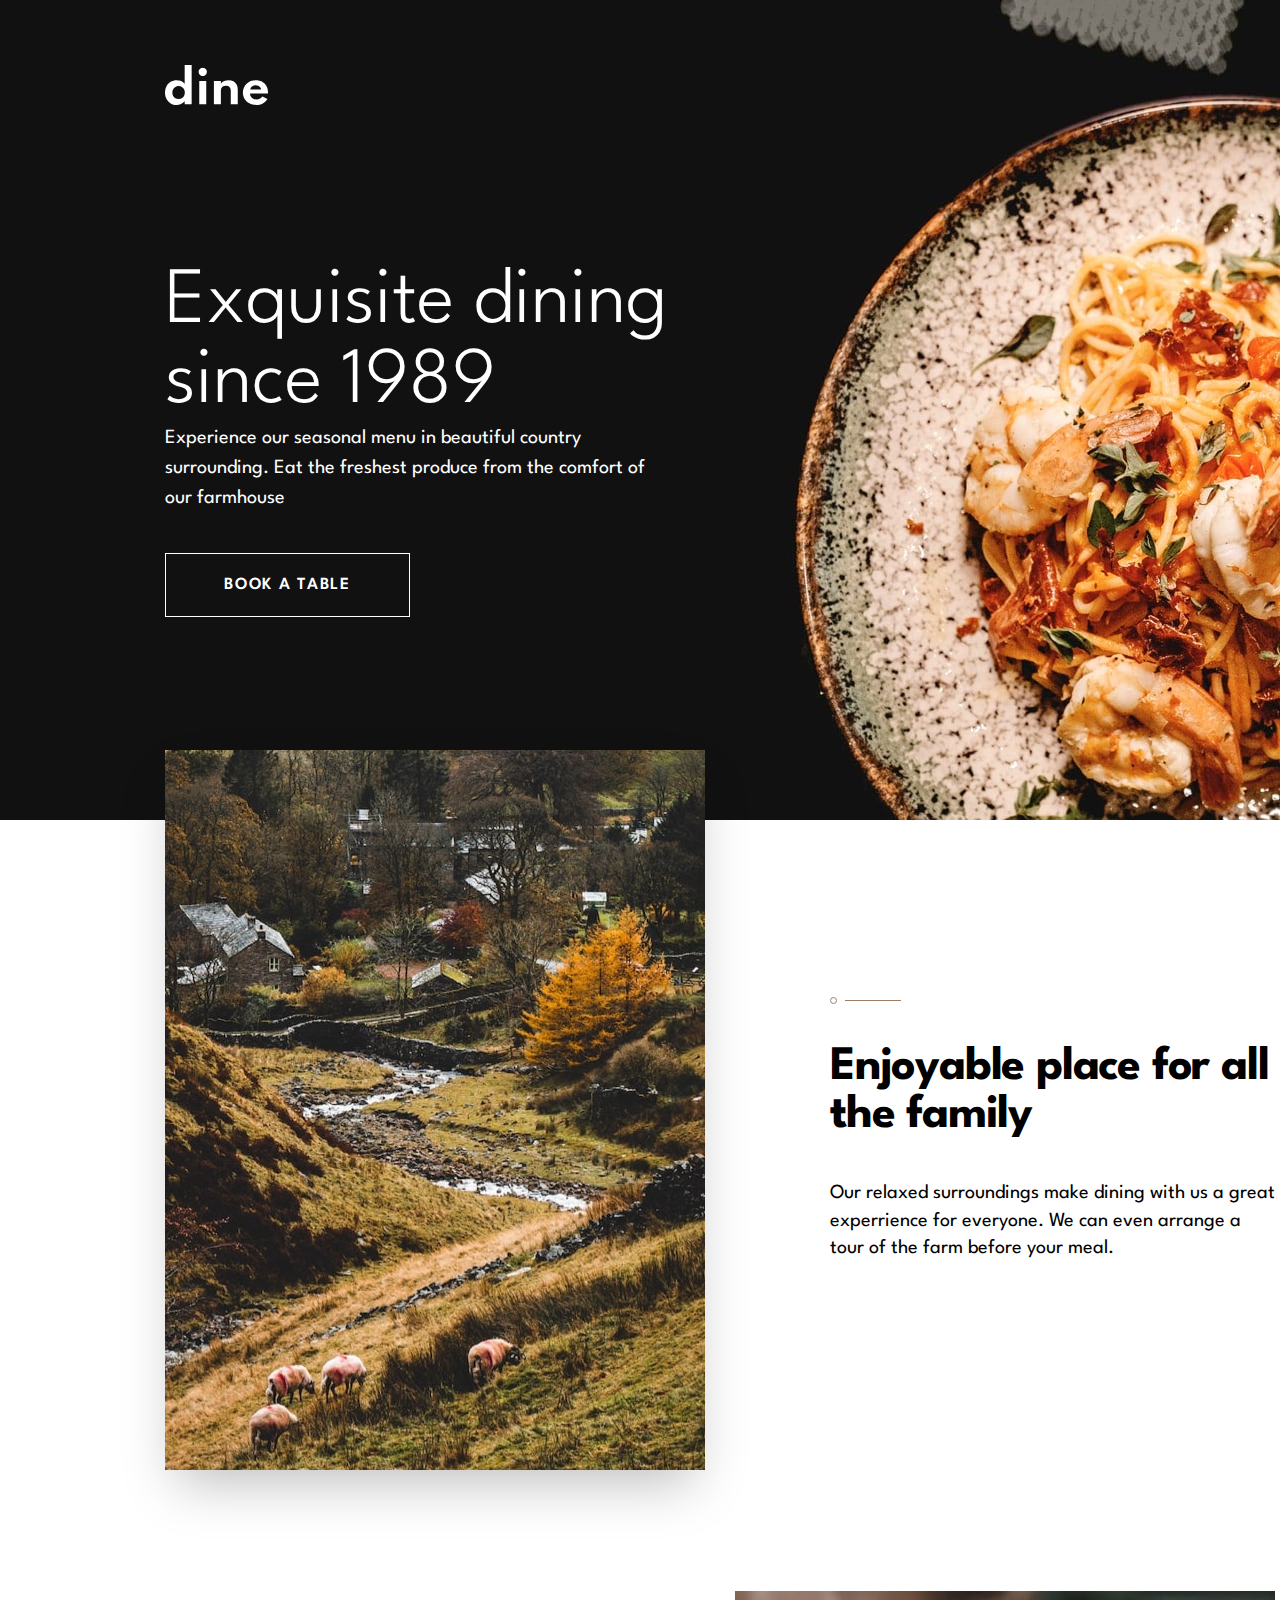
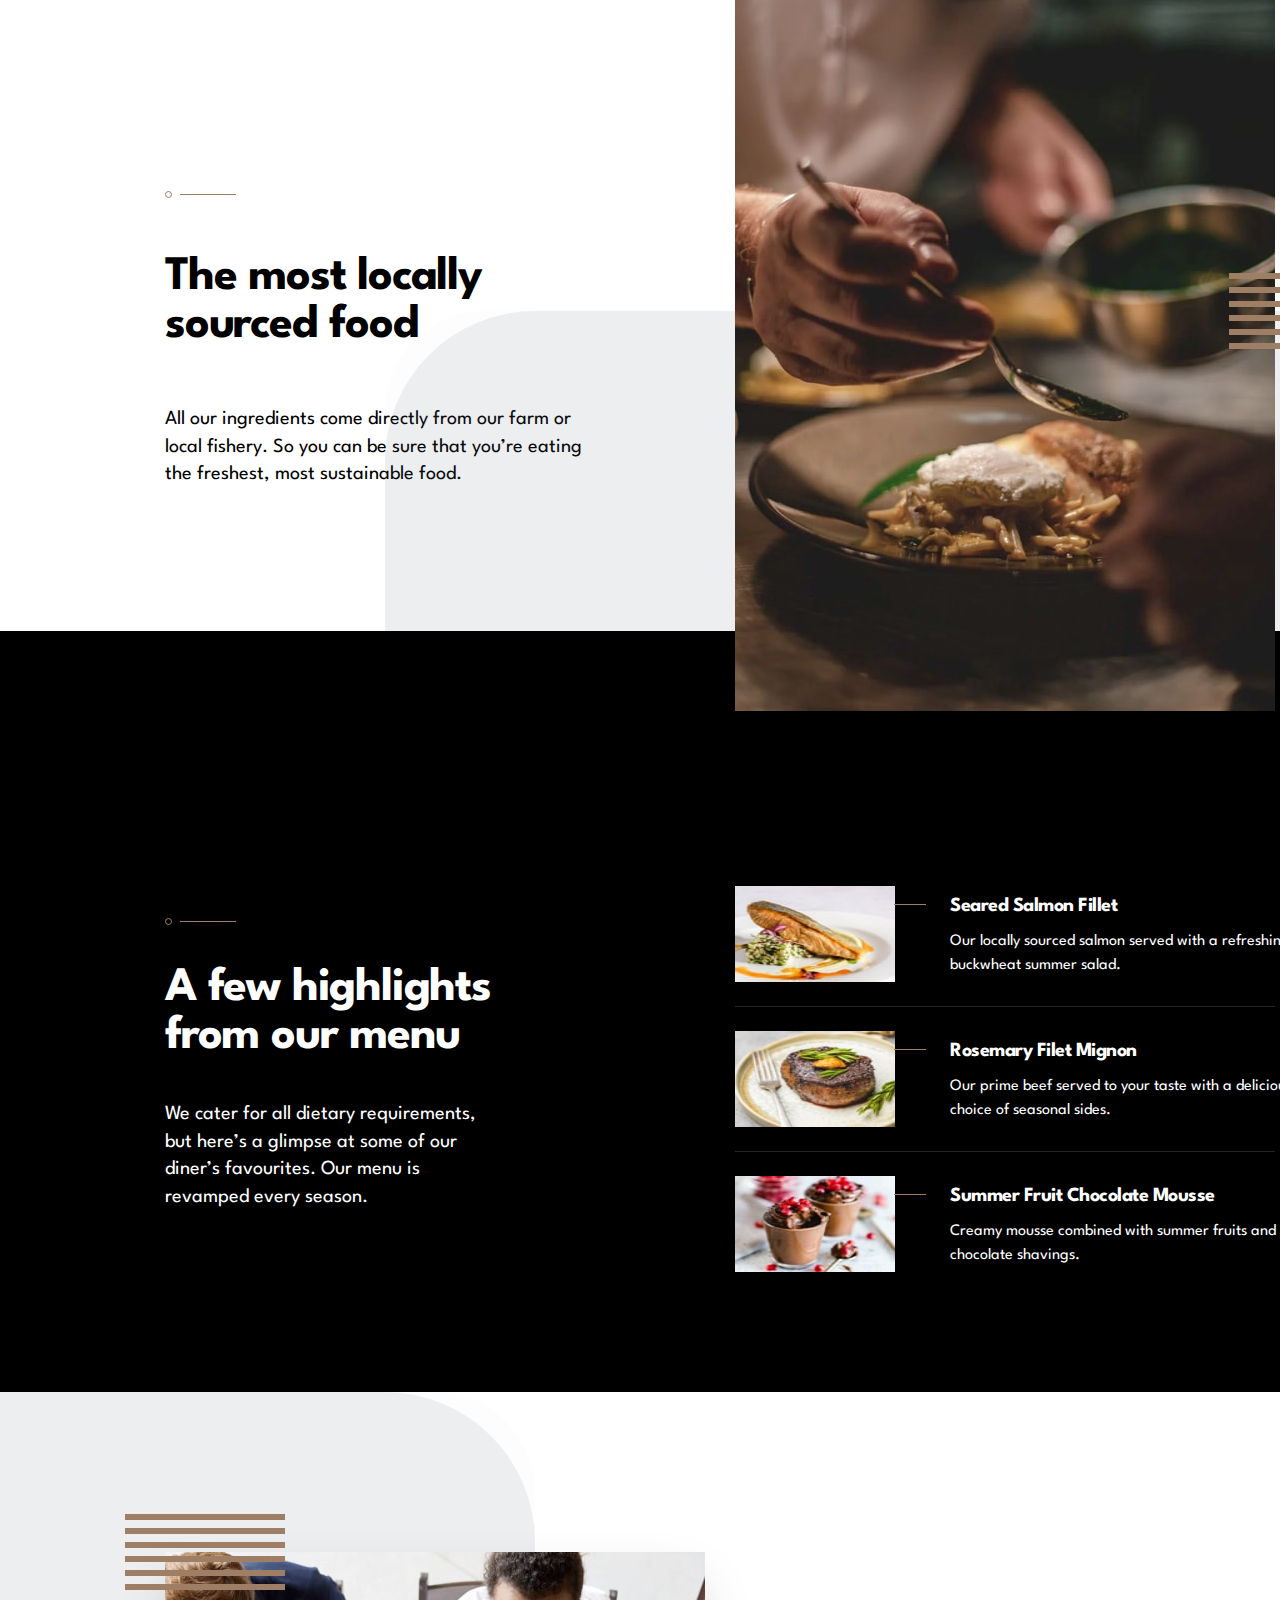
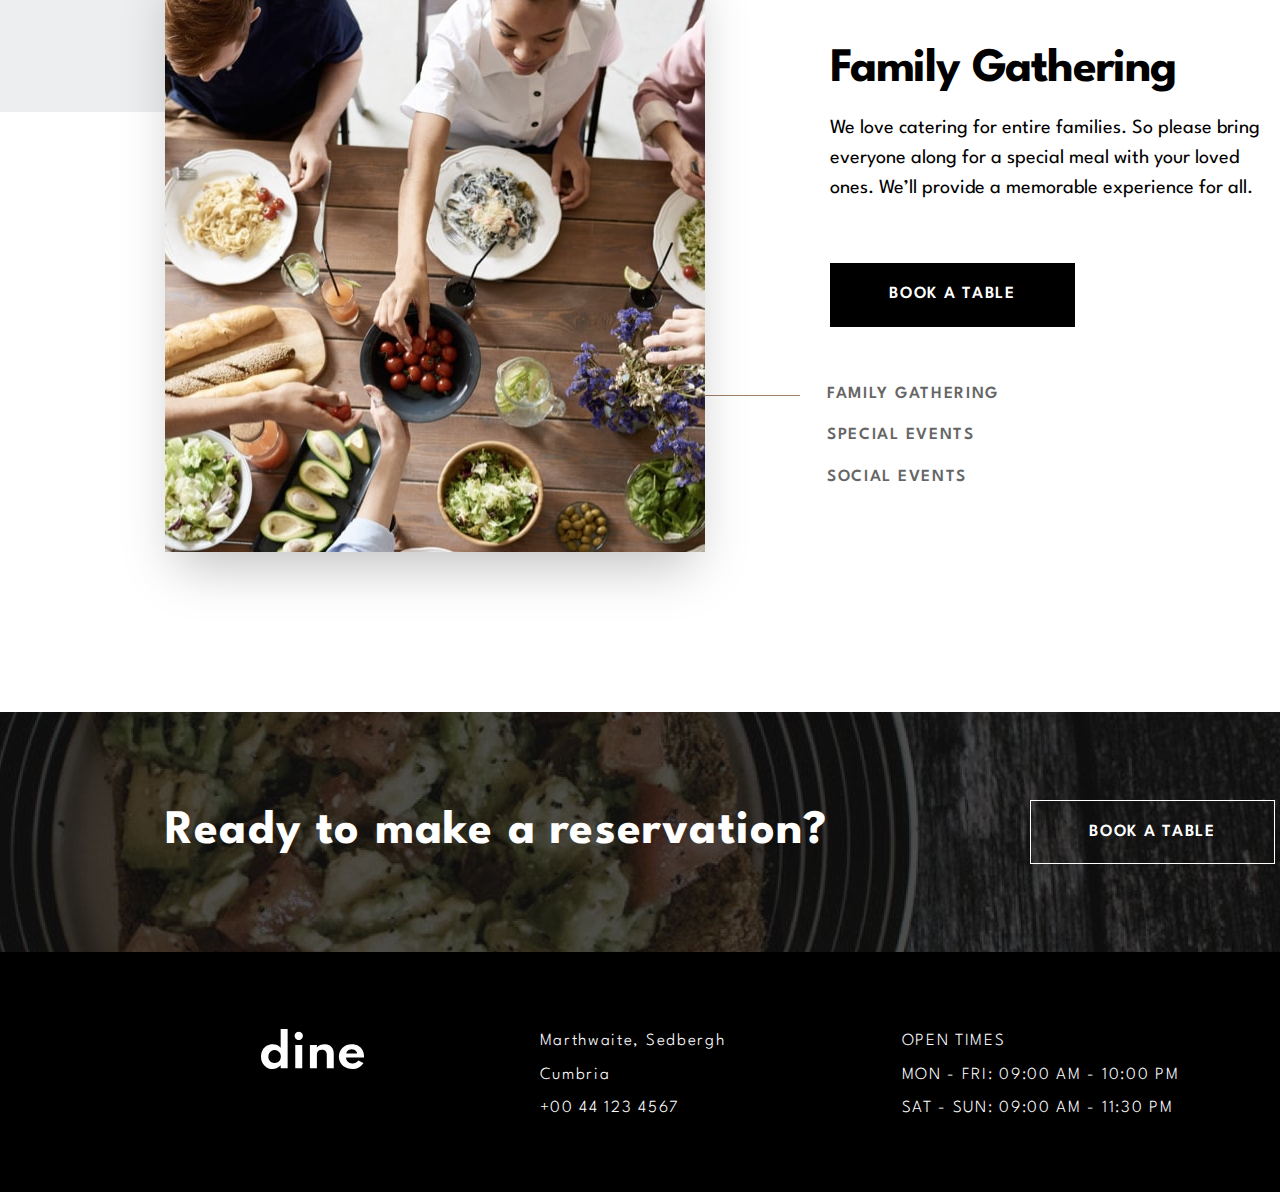
<file: index.html>
<!DOCTYPE html>
<html lang="en">

<head>
    <meta charset="UTF-8">
    <meta name="viewport" content="width=device-width, initial-scale=1.0">
    <link rel="preconnect" href="https://fonts.googleapis.com">
    <link rel="preconnect" href="https://fonts.gstatic.com" crossorigin>
    <link href="https://fonts.googleapis.com/css2?family=League+Spartan:wght@100..900&display=swap" rel="stylesheet">
    <title>Dine</title>
    <link rel="stylesheet" href="css/style.css">
</head>

<body>
    <section>
        <div class="w-full h-[748px] flex flex-col justify-center items-center lg:h-[820px] md:h-[992px] md:bg-homeBgTablet md:flex md:justify-center md:items-center bg-homeBgMobile lg:bg-homeBgDesktop bg-center bg-cover bg-no-repeat relative">
            <div class="absolute w-[83px] top-[232px] md:w-[103px] lg:w-[103px] h-[40px]  lg:left-[165px] lg:top-[65px] md:top-[374px]">
                <img src="./images/logo.svg" alt="">
            </div>

            <div
                class="absolute w-[330px] h-[364px] top-[300px] lg:w-[508px] lg:h-[364px] lg:left-[165px] lg:top-[258px] md:w-[610px] md:top-[452px] flex flex-col justify-center items-center md:flex md:flex-col lg:items-start md:items-center space-y-10">
                <div>
                    <h1
                        class="text-white text-[32px] leading-40px lg:text-[80px] lg:leading-80px md:text-[48px]  md:leading-64px font-light tracking--1px text-center lg:text-left md:text-center">
                        Exquisite dining since 1989
                    </h1>
                    <p class="text-white text-[16px] md:text-[20px] lg:text-[20px] leading-26px lg:leading-30px md:leading-30px text-center md:text-center lg:text-left font-normal">Experience
                        our seasonal menu in beautiful country
                        surrounding. Eat the freshest produce from the comfort of our farmhouse</p>
                </div>

                <a href="./booking.html"
                    class="w-[245px] h-[64px] border-white border flex justify-center items-center hover:bg-white text-white hover:text-black cursor-pointer duration-100">
                    <h1 class=" text-[17px] leading-none font-semibold tracking-widest ">BOOK A TABLE</h1>
                </a>
            </div>
         
            <!-- enjoyable place image -->
            <div
                class="absolute top-[676px] w-[327px] h-[400px] lg:left-[165px] lg:top-[750px] lg:w-[540px] lg:h-[720px] md:top-[896px] md:w-[573px] md:h-[360px] bg-enjoyablePlaceMobile lg:bg-enjoyablePlaceDesktop md:bg-enjoyablePlaceTablet bg-center bg-cover bg-no-repeat z-10 shadow-2xl">

            </div>

            <div
                class="hidden absolute lg:top-[1070px] lg:left-0 md:-left-[378px] md:top-[1092px] w-[895px] h-[320px] bg-[#5C6779] opacity-10 z-0 rounded-tr-[150px]">
                <img src="./images/patterns/pattern-curve-top-right.svg" alt="">

            </div>

            <!-- enjoyable place text -->
            <div
                class="absolute top-[1124px] w-[327px] h-[214px] lg:left-[830px] lg:top-[997px] lg:w-[445px] lg:h-[275px] md:top-[1312px] md:w-[457px] md:h-[259px] flex flex-col justify-center items-center lg:justify-start lg:items-start md:justify-center md:items-center space-y-10">
                <div class="w-[71px] h-[7px]">
                    <img src="./images/patterns/pattern-divide.svg" alt="">
                </div>
                <h1 class="text-black text-[32px] lg:text-[48px] md:text-[48px] leading-40px md:leading-48px font-bold tracking-tight text-center lg:text-left md:text-center">
                    Enjoyable place for
                    all the family
                </h1>

                <p class="text-black text-[16px] md:text-[20px] lg:text-[20px] lg:leading-snug md:leading-30px text-center md:text-center lg:text-left tracking-normal">Our
                    relaxed surroundings make dining with
                    us a great experrience for everyone. We can even arrange a tour of the farm before your meal.</p>
            </div>

            <!-- localy sourced image -->
            <div
                class="absolute top-[1439px] w-[327px] h-[400px] lg:left-[735px] lg:top-[1591px] lg:w-[540px] lg:h-[720px] bg-localySourcedMobile lg:bg-localySourcedDesktop md:top-[1689px] md:w-[573px] md:h-[360px] md:bg-localySourcedTablet bg-center bg-cover bg-no-repeat z-10">

            </div>


            <!-- localy sourced text-->
            <div
                class="absolute top-[1907px] w-[327px] h-[214px] lg:left-[165px] lg:top-[1791px] lg:w-[445px] lg:h-[275px] md:top-[2105px] md:w-[457px] md:h-[259px] flex flex-col justify-center items-center lg:justify-start lg:items-start md:justify-center md:items-center space-y-14">
                <div class="w-[71px] h-[7px]">
                    <img src="./images/patterns/pattern-divide.svg" alt="">
                </div>
                <h1 class="text-black text-[32px] lg:text-[48px] md:text-[48px] leading-40px md:leading-48px font-bold tracking-tight text-center lg:text-left md:text-center">The
                    most locally
                    sourced food

                </h1>

                <p class="text-black text-[16px] md:text-[20px] lg:text-[20px] lg:leading-snug md:leading-30px text-center lg:text-left md:text-center tracking-normal"> All our
                    ingredients come directly from
                    our farm or local fishery. So you can be sure that you’re eating the freshest, most sustainable
                    food.</p>
            </div>

            <div
                class="hidden md:flex lg:flex absolute lg:right-0 lg:top-[1911px] md:right-[384px] md:top-[2162px] w-[895px] h-[320px] bg-[#5C6779] opacity-10 z-0 rounded-tl-[150px]">
                <img src="./images/patterns/pattern-curve-top-left.svg" alt="">

            </div>


            <!-- localy sourced pattern lines -->
            <div
                class="hidden md:flex lg:flex absolute lg:top-[1873px] lg:left-[1229px] md:top-[1917px] md:left-[568px] w-[160px] h-[76px] z-20">
                <img src="./images/patterns/pattern-lines.svg" alt="">
            </div>


            <!-- menu higlights section -->
            <div class="absolute top-[2202px] h-[1720px] lg:top-[2231px] md:top-[2482px] w-full lg:h-[761px] md:h-[891px]  bg-black">

            </div>

            <div class="absolute top-[2274px] w-[327px] lg:top-[2431px] lg:left-[165px] lg:w-[1110px] md:w-[602px] md:top-[2460px] h-[441px] flex flex-row lg:justify-between md:justify-center">

                <div
                    class="absolute top-0 md:top-[96px] w-[327px] lg:h-[275px] md:h-[259px] flex flex-col justify-center items-center lg:items-start md:items-center space-y-10">
                    <div class="w-[71px] h-[7px]">
                        <img src="./images/patterns/pattern-divide.svg" alt="">
                    </div>
                    <h1
                        class="text-white text-[32px] leading-40px md:text-[48px] md:leading-48px lg:text-[48px] lg:leading-48px font-bold tracking-tight text-center lg:text-left md:text-center">
                        A few highlights
                        from our menu

                    </h1>

                    <p
                        class="text-white text-[16px] md:text-[20px] lg:text-[20px] leading-40px lg:leading-snug tracking-normal text-center lg:text-left md:text-center">
                        We cater for all dietary
                        requirements, but here’s a glimpse at some of our diner’s favourites. Our menu is revamped every
                        season.</p>
                </div>

            </div>

            <!-- menu higlights images and text 1-->

            <div class="flex flex-col justify-center items-center lg:flex-row">
                <div
                    class="absolute top-[2573px] h-[245px] lg:top-[2486px] lg:left-[735px] lg:h-[96px] md:top-[2891px] md:left-[97px] md:h-[96px] flex flex-row">
                    <img src="./images/homepage/salmon-desktop-tablet.jpg" alt="" class="w-[327px]  h-[245px] md:w-[160px]  md:h-[96px] lg:w-[160px]  lg:h-[96px]">
                </div>

                <div
                    class="absolute hidden md:flex lg:flex lg:top-[2504px] lg:left-[894px] md:top-[2909px] md:left-[257px] w-[32px] h-[1px] bg-[#9E7F66]">

                </div>
            </div>

            <div
                class="absolute top-[2854px] w-[327px] h-[82px] lg:top-[2494px] lg:left-[950px] lg:w-[350px] md:top-[2899px] md:left-[315px] md:w-[383px] flex flex-col space-y-3 text-center lg:text-left md:text-left">
                <h1 class="text-white text-[20px] leading-24px font-bold tracking-tight">Seared Salmon Fillet
                </h1>
                <p class="text-white text-[16px] leading-24px">
                    Our locally sourced salmon served with a refreshing buckwheat summer salad.
                </p>
            </div>

            <div
                class="absolute top-[2990px] left-[24px] w-[327px] h-[1px] lg:top-[2606px] lg:left-[735px] lg:w-[540px] md:top-[3011px] md:left-[97px] md:w-[573px] bg-[#FFFFFF] opacity-15">
            </div>

            <!-- menu higlights images and text 1-->


            <!-- menu higlights images and text 2-->
            <div
                class="absolute top-[3015px] h-[245px] lg:top-[2631px] lg:left-[735px] lg:w-[540px] lg:h-[96px] md:h-[96px] md:top-[3036px] md:left-[97px] flex flex-row">
                <img src="./images/homepage/beef-desktop-tablet.jpg" alt="" class="w-[327px] h-[245px] md:w-[160px]  md:h-[96px] lg:w-[160px]  lg:h-[96px]">
            </div>

            <div
                class="absolute hidden md:flex lg:flex lg:top-[2649px] lg:left-[894px]  md:top-[3054px] md:left-[257px] w-[32px] h-[1px] bg-[#9E7F66]">

            </div>

            <div
                class="absolute top-[3296px] w-[327px] lg:top-[2639px] lg:left-[950px] lg:w-[350px] md:top-[3044px] md:left-[315px] md:w-[383px] flex flex-col space-y-3 text-center lg:text-left md:text-left">
                <h1 class="text-white text-[20px] leading-24px font-bold tracking-tight">Rosemary Filet Mignon
                </h1>
                <p class="text-white text-[16px] leading-24px">
                    Our prime beef served to your taste with a delicious choice of seasonal sides.
                </p>
            </div>

            <div
                class="absolute top-[3432px] left-[24px] w-[327px] h-[1px] lg:top-[2751px] lg:left-[735px] lg:w-[540px] md:top-[3156px] md:left-[97px] md:w-[573px] bg-[#FFFFFF] opacity-15">
            </div>

            <!-- menu higlights images and text 2-->


            <!-- menu higlights images and text 3-->
            <div
                class="absolute top-[3457px] lg:top-[2776px] lg:left-[735px] lg:w-[540px] md:top-[3181px] md:left-[97px] flex flex-row">
                <img src="./images/homepage/chocolate-desktop-tablet.jpg" alt="" class="w-[327px] h-[245px] md:w-[160px]  md:h-[96px] lg:w-[160px]  lg:h-[96px]">
            </div>

            <div
                class="absolute hidden md:flex lg:flex lg:top-[2794px] lg:left-[894px] md:top-[3199px] md:left-[225px] w-[32px] h-[1px] bg-[#9E7F66]">

            </div>

            <div
                class="absolute top-[3738px] w-[327px] lg:top-[2784px] lg:left-[950px] md:top-[3189px] md:left-[315px] md:w-[383px] flex flex-col space-y-3 text-center lg:text-left md:text-left">
                <h1 class="text-white text-[20px] leading-24px font-bold tracking-tight">Summer Fruit Chocolate Mousse
                </h1>
                <p class="text-white text-[16px] leading-24px">
                    Creamy mousse combined with summer fruits and dark chocolate shavings.
                </p>
            </div>

            <!-- menu higlights images and text 3-->


            <!-- table booking patern, pattern lines and image -->
            <div
                class="absolute hidden md:flex lg:flex lg:-left-[360px] lg:top-[2992px] md:-left-[378px] md:top-[3373px] w-[895px] h-[320px] bg-[#5C6779] opacity-10 z-0 rounded-tr-[150px]">
                <img src="./images/patterns/pattern-curve-top-right.svg" alt="">
            </div>

            <div
                class="absolute hidden md:flex lg:flex lg:top-[3114px] lg:left-[125px] md:top-[3455px] md:left-[100px] w-[160px] h-[76px] z-30">
                <img src="./images/patterns/pattern-lines.svg" alt="Pattern Lines">
            </div>

            <div
                class="absolute top-[4002px] w-[327px] h-[840px] lg:left-[165px] lg:top-[3152px] lg:w-[1110px] lg:h-[600px] md:top-[3493px] md:w-[670px] md:h-[781px] lg:flex lg:flex-row flex flex-col md:items-center lg:items-start md:space-y-24 lg:space-y-0 duration-150">
                <img id="bookingImage" src="./images/homepage/family-gathering-desktop.jpg"
                    class="w-[326px] h-[400px] lg:w-[540px] lg:h-[600px] md:w-[573px] md:h-[360px] z-10 shadow-2xl">

                <div class="absolute top-[650px] md:top-[360px] lg:top-[0px] lg:left-[705px] w-[327px] h-[157px] lg:w-[570px] lg:h-[468px] md:w-[570px] md:h-[468px] flex flex-col justify-center items-center ">
                    <div
                        class="absolute lg:-left-10 w-[327px] md:w-[445px] lg:w-[445px] flex flex-col items-center md:justify-center md:items-center lg:justify-start lg:items-start">
                        <h1 id="bookingType"
                            class="text-black text-[32px] leading-40px md:text-[48px] md:leading-48px lg:text-[48px] lg:leading-48px font-bold tracking-tight text-center lg:text-left md:text-center">
                            Family
                            Gathering

                        </h1>

                        <p id="bookingDesc"
                            class="text-black text-[16px] leading-26px md:text-[20px] md:leading-30px lg:text-[20px] lg:leading-30px font-normal mt-[19px] text-center md:text-center lg:text-left">
                            We love
                            catering for entire
                            families.
                            So
                            please bring everyone along for a special meal with your loved ones. We’ll provide a
                            memorable
                            experience for all.
                        </p>

                        <a href="./booking.html"
                            class="w-[245px] h-[64px] border-black border flex justify-center items-center cursor-pointer mt-[60px] bg-black hover:bg-white text-white hover:text-black duration-100">
                            <h1 class="text-[17px] leading-none font-semibold tracking-widest ">BOOK A TABLE
                            </h1>
                        </a>
                    </div>
                </div>
            </div>

            <!-- table booking patern and image -->

            <!-- booking types -->
            <div
                class="absolute top-[4451px] w-[326px] h-[116px] lg:left-[705px] lg:top-[3582px] lg:w-[312px] lg:h-[108px] md:top-[3890px] md:w-[689px] md:h-[36px] flex flex-row">
                <div class="absolute lg:top-[13px] lg:w-[95px] h-[1px] bg-[#9E7F66] lg:flex md:hidden hidden">

                </div>
                <div
                    class="absolute lg:left-[122px] h-[108px] w-full flex flex-col justify-between lg:flex-col md:flex-row md:justify-between lg:justify-between lg:items-start items-center">
                    <div id="familyGatheringBtn" class="cursor-pointer ">
                        <h1 class="text-black text-[17px] leading-28px font-semibold tracking-widest opacity-60 ">
                            FAMILY
                            GATHERING</h1>

                    </div>
                    <div id="specialEventsBtn" class="ursor-pointer">
                        <h1 class="text-black text-[17px] leading-28px font-semibold tracking-widest opacity-60 cursor-pointer">
                            SPECIAL EVENTS</h1>

                    </div>
                    <div id="socialEventsBtn" class="ursor-pointer">
                        <h1 class="text-black text-[17px] leading-28px font-semibold tracking-widest opacity-60 cursor-pointer">
                            SOCIAL EVENTS</h1>

                    </div>
                </div>
            </div>
            <!-- footer -->

            <footer class="absolute top-[4966px] h-[768px] lg:top-[3912px] lg:h-[480px] md:top-[4394px] md:h-[600px] w-full">
                <div
                    class="w-full h-[328px] lg:h-[240px] md:h-[272px] bg-footerBgMobile md:bg-footerBgTablet lg:bg-footerBgDesktop bg-center bg-cover bg-no-repeat flex justify-center items-center">
                    <div
                        class="w-full absolute lg:left-[165px] lg:w-[1110px] md:w-[615px] flex flex-col justify-center items-center lg:flex-row lg:justify-between">
                        <h1 class="text-white text-[25px] leading-40px md:text-[48px] md:leading-48px lg:text-[48px] lg:leading-48px font-bold tracking-wide whitespace-nowrap md:mb-5 mb-5 lg:mb-0">
                            Ready to make a reservation?
                        </h1>


                        <a href="./booking.html"
                            class="text-[17px] leading-none font-semibold tracking-widest w-[245px] h-[64px] border-white border flex justify-center items-center cursor-pointer hover:bg-white text-white  hover:text-black duration-100 ">BOOK
                            A TABLE
                        </a>
                    </div>
                </div>

                <div class="h-[440px] lg:h-[240px] md:h-[328px] bg-black flex justify-center items-center">

                    <div class="absolute w-[327px] h-[282px] lg:left-[165px] lg:w-[1110px] lg:h-[86px] md:left-[39px] md:w-[689px] md:h-[202px] flex flex-col justify-center items-center md:flex-row lg:flex-row lg:items-start md:items-start lg:space-x-44 md:space-x-44 space-y-10 md:space-y-0 lg:space-y-0">
                        <img src="./images/logo.svg" alt="">
                        <div class="flex flex-col justify-center md:items-start lg:flex-row space-y-8 lg:space-x-44 md:space-x-0 md:space-y-10 lg:space-y-0">

                            <div class="flex flex-col justify-center items-center lg:justify-start md:items-start space-y-2">
                                <h1 class="text-white text-[17px] font-light leading-28px tracking-widest"> Marthwaite,
                                    Sedbergh</h1>
                                <h1 class="text-white text-[17px] font-light leading-28px tracking-widest">Cumbria</h1>
                                <h1 class="text-white text-[17px] font-light leading-28px tracking-widest">+00 44 123
                                    4567
                                </h1>
                            </div>

                            <div class="flex flex-col justify-center items-center lg:justify-start md:items-start space-y-2">
                                <h1 class="text-white text-[17px] font-light leading-28px tracking-widest"> OPEN TIMES


                                </h1>
                                <h1 class="text-white text-[17px] font-light leading-28px tracking-widest"> MON - FRI:
                                    09:00
                                    AM - 10:00
                                    PM</h1>
                                <h1 class="text-white text-[17px] font-light leading-28px tracking-widest"> SAT - SUN:
                                    09:00
                                    AM - 11:30
                                    PM</h1>
                            </div>
                        </div>
                    </div>
                </div>

            </footer>
            <!-- footer -->
        </div>


    </section>


    <script src="script.js"></script>
</body>

</html>
</file>
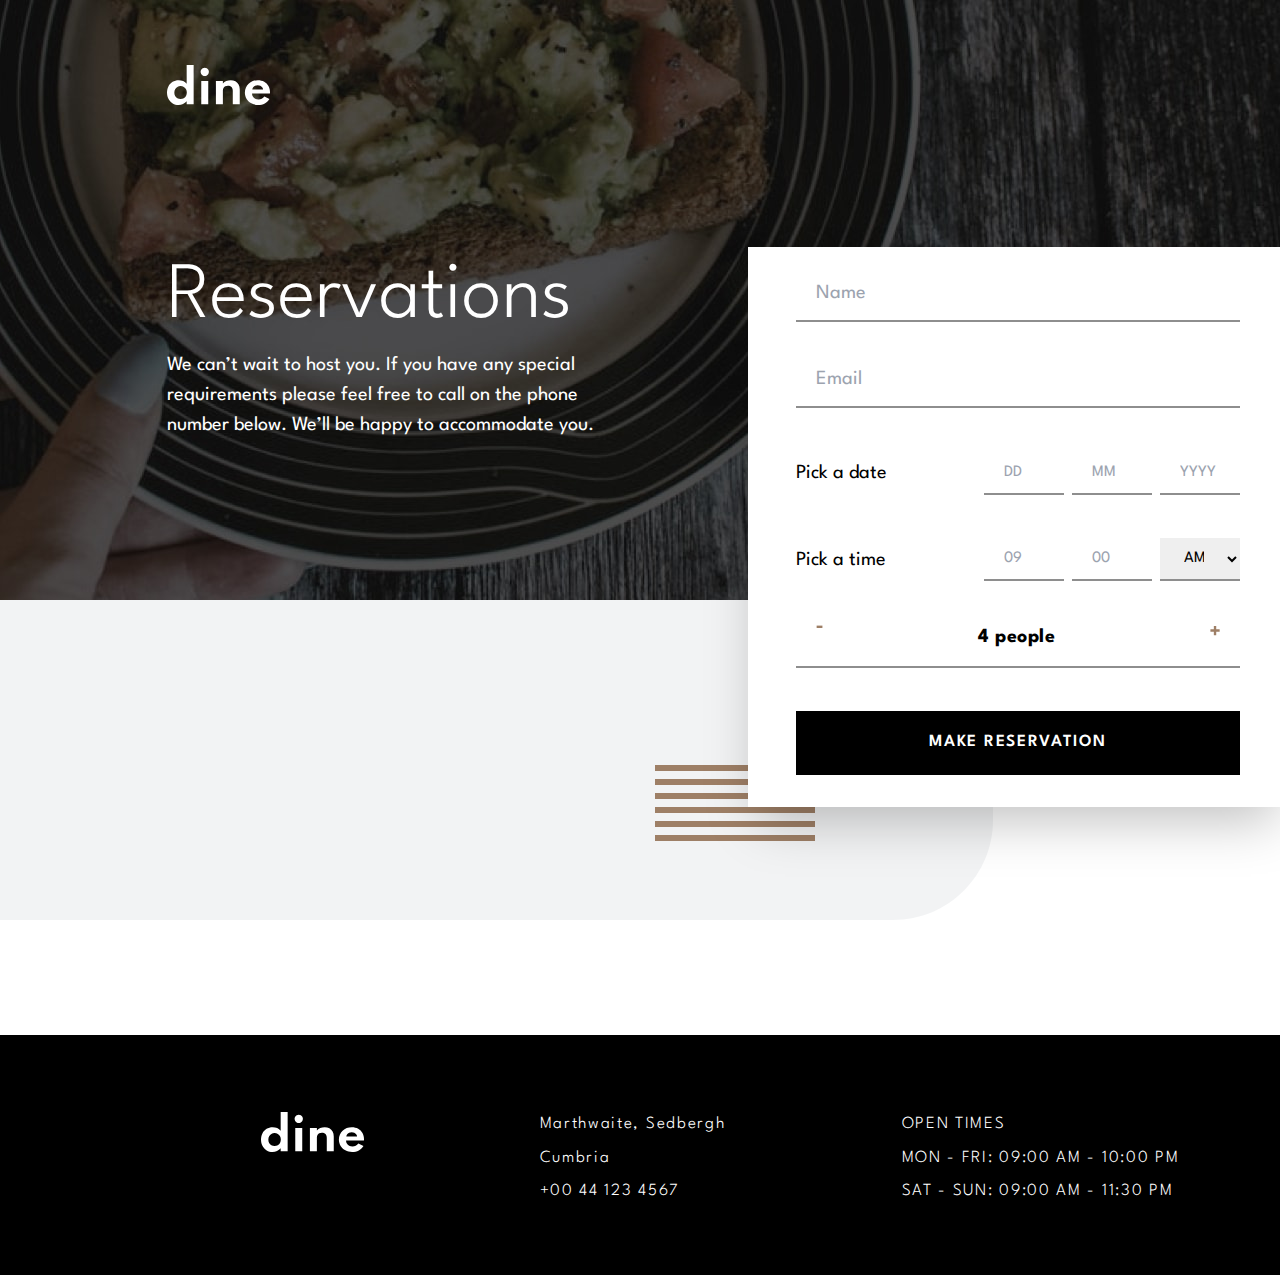
<file: booking.html>
<!DOCTYPE html>
<html lang="en">

<head>
    <meta charset="UTF-8">
    <meta name="viewport" content="width=device-width, initial-scale=1.0">
    <link rel="preconnect" href="https://fonts.googleapis.com">
    <link rel="preconnect" href="https://fonts.gstatic.com" crossorigin>
    <link href="https://fonts.googleapis.com/css2?family=League+Spartan:wght@100..900&display=swap" rel="stylesheet">
    <title>booking</title>
    <link rel="stylesheet" href="css/style.css">
</head>

<body>
    <section id="main" class="relative flex flex-col justify-center items-center">
        <!-- reservations title and description -->
        <div
            class="w-full h-[600px] bg-bookingBgMobile lg:bg-bookingBgDesktop md:bg-bookingBgTablet  bg-center bg-cover bg-no-repeat flex flex-col justify-center items-center">
            <div
                class="absolute top-[56px] md:top-[56px] md:left-[39px] lg:w-[103px] lg:h-[40px] md:w-[103px] md:h-[40px] lg:top-[65px] lg:left-[167px]">
                <img src="./images/logo.svg" alt="">
            </div>
            <div
                class="absolute top-[132px] lg:top-[258px] lg:left-[167px] md:top-[166px] md:left-[39px] md:w-[689px] lg:w-[445px] h-[188px]">
                <h1
                    class="text-white font-light text-[32px] leading-40px lg:text-[80px] md:text-[48px] lg:leading-80px md:leading-64px mb-[12px] text-center lg:text-left md:text-center">
                    Reservations</h1>
                <p
                    class="text-white text-[16px] leading-26px lg:text-[20px] md:text-[20px] lg:leading-30px md:leading-30px text-center md:text-center px-[30px] md:px-[60px] lg:px-0 lg:text-left">
                    We can’t
                    wait to host you. If you have any special
                    requirements please feel free to call on the phone number below. We’ll be happy to accommodate you.
                </p>
            </div>
            <a href="./booking.html"
                class="lg:hidden md:hidden w-[245px] h-[64px] border flex justify-center items-center cursor-pointer mt-[60px] border-white bg-none hover:bg-white text-white hover:text-black duration-100">
                <h1 class="text-[17px] leading-none font-semibold tracking-widest ">RESERVE A PLACE
                </h1>
            </a>
        </div>

        <!-- Reservation form -->
        <div
            class="absolute w-[327px] h-[585px] top-[463px] md:top-[369px] md:left-[141px] md:w-[540px] md:h-[545px] lg:top-[247px] lg:left-[748px] lg:w-[540px] lg:h-[560px] bg-white shadow-2xl flex flex-col justify-between items-center z-10 py-8">
            <div class="flex flex-col space-y-2">
                <input type="text" name="" id="nameInput"
                    class="w-[263px] h-[43px] lg:w-[444px] md:w-[444px] pb-[14px] text-[20px] leading-28px outline-none border-b-2 px-5 border-[#8E8E8E]"
                    placeholder="Name">
                <p id="nameError" class="text-[#d64242] text-[12px] hidden ps-5">This field is required</p>
            </div>
            <div class="flex flex-col  space-y-2">
                <input type="text" name="" id="emailInput"
                    class="w-[263px] h-[43px] lg:w-[444px] md:w-[444px] pb-[14px] text-[20px] leading-28px outline-none border-b-2 px-5 border-[#8E8E8E]"
                    placeholder="Email">
                <p id="emailError" class="text-[#d64242] text-[12px] hidden ps-5">This field is required</p>
            </div>
            <div
                class="w-[263px] h-[43px] lg:w-[444px] md:w-[444px] flex flex-col items-start lg:flex-row md:flex-row justify-between md:items-center lg:items-center">
                <div class="flex flex-col">
                    <h2 id="pickDate" class="text-[20px] leading-28px text-black">Pick a date</h2>
                    <p id="dateError" class="text-[#d64242] text-[12px] hidden">This field is incomplete</p>
                </div>
                <div class="flex flex-row justify-between space-x-2">
                    <input type="text" name="" id="dayInput"
                        class="w-[80px] h-[43px] outline-none border-b-2 px-5 border-[#8E8E8E]" placeholder="DD">
                    <input type="text" name="" id="monthInput"
                        class="w-[80px] h-[43px] outline-none border-b-2 px-5 border-[#8E8E8E]" placeholder="MM">
                    <input type="text" name="" id="yearInput"
                        class="w-[80px] h-[43px] outline-none border-b-2 px-5 border-[#8E8E8E]" placeholder="YYYY">
                </div>
            </div>
            <div
                class="w-[263px] h-[43px] mb-4 lg:mb-0 md:mb-0 lg:w-[444px] md:w-[444px] flex flex-col items-start lg:flex-row md:flex-row justify-between md:items-center lg:items-center">
                <div class="flex flex-col">
                    <h2 id="pickTime" class="text-[20px] leading-28px text-black">Pick a time</h2>
                    <p id="timeError" class="text-[#d64242] text-[12px] hidden">This field is incomplete</p>
                </div>
                <div class="flex flex-row justify-between space-x-2">
                    <input type="number" name="" id="hourInput"
                        class="w-[80px] h-[43px] outline-none border-b-2 px-5 border-[#8E8E8E]" placeholder="09"
                        min="00" max="12">
                    <input type="number" name="" id="minInput"
                        class="w-[80px] h-[43px] outline-none border-b-2 px-5 border-[#8E8E8E]" placeholder="00"
                        min="00" max="59">
                    <select type="text" name="" id="am-pm-Input"
                        class="w-[80px] h-[43px] outline-none border-b-2 px-5 border-[#8E8E8E]" placeholder="AM">
                        <option class="text-[20px] leading-28px text-black" value="AM">AM</option
                            class="text-[20px] leading-28px text-black">
                        <option class="text-[20px] leading-28px text-black" value="PM">PM</option>
                    </select>
                </div>
            </div>
            <div
                class="flex flex-row justify-between w-[263px] lg:w-[444px] md:w-[444px] h-[43px] border-b-2 px-5 border-[#8E8E8E]">
                <div id="decreasePeople" class="cursor-pointer">
                    <img src="./images/icons/icon-minus.svg" alt="Decrease">
                </div>
                <h2 id="peopleCount" class="text-[20px] leading-28px text-black font-bold leading-24px tracking-wide">4
                    people</h2>
                <div id="increasePeople" class="cursor-pointer">
                    <img src="./images/icons/icon-plus.svg" alt="Increase">
                </div>
            </div>

            <div id="submitReservation"
                class="lg:w-[444px] md:w-[444px] w-[263px] h-[64px] bg-black flex justify-center items-center text-white hover:text-black hover:bg-white hover:border-2 hover:border-black text-[17px] font-semibold leading-28px tracking-widest cursor-pointer duration-100">
                MAKE RESERVATION
            </div>
        </div>

        <!-- gray patern behind form -->
        <div class="absolute left-0 top-[600px] w-[993px] h-[320px] lg:flex md:hidden hidden z-0">
            <img src="./images/patterns/pattern-curve-bottom-right.svg" alt="">
        </div>

        <!-- goden-brown lines patern -->
        <div class="absolute left-[655px] top-[765px] w-[160px] h-[76px] lg:flex md:hidden hidden z-0">
            <img src="./images/patterns/pattern-lines.svg" alt="">
        </div>

        <!-- footer -->

        <footer
            class="absolute top-[1134px] lg:h-[240px] w-full md:h-[328px] md:top-[1035px] bg-black flex justify-center items-center">

            <div class="h-[440px] lg:h-[240px] md:h-[328px] bg-black flex justify-center items-center">

                <div
                    class="absolute w-[327px] h-[282px] lg:left-[165px] lg:w-[1110px] lg:h-[86px] md:left-[39px] md:w-[689px] md:h-[202px] flex flex-col justify-center items-center md:flex-row lg:flex-row lg:items-start md:items-start lg:space-x-44 md:space-x-44 space-y-10 md:space-y-0 lg:space-y-0">
                    <img src="./images/logo.svg" alt="">
                    <div
                        class="flex flex-col justify-center md:items-start lg:flex-row space-y-8 lg:space-x-44 md:space-x-0 md:space-y-10 lg:space-y-0">

                        <div
                            class="flex flex-col justify-center items-center lg:justify-start md:items-start space-y-2">
                            <h1 class="text-white text-[17px] font-light leading-28px tracking-widest"> Marthwaite,
                                Sedbergh</h1>
                            <h1 class="text-white text-[17px] font-light leading-28px tracking-widest">Cumbria</h1>
                            <h1 class="text-white text-[17px] font-light leading-28px tracking-widest">+00 44 123
                                4567
                            </h1>
                        </div>

                        <div
                            class="flex flex-col justify-center items-center lg:justify-start md:items-start space-y-2">
                            <h1 class="text-white text-[17px] font-light leading-28px tracking-widest"> OPEN TIMES


                            </h1>
                            <h1 class="text-white text-[17px] font-light leading-28px tracking-widest"> MON - FRI:
                                09:00
                                AM - 10:00
                                PM</h1>
                            <h1 class="text-white text-[17px] font-light leading-28px tracking-widest"> SAT - SUN:
                                09:00
                                AM - 11:30
                                PM</h1>
                        </div>
                    </div>
                </div>
            </div>

        </footer>
    </section>

    <script src="form.js"></script>
</body>
</file>
<file: css/style.css>
/*
! tailwindcss v3.4.3 | MIT License | https://tailwindcss.com
*/

/*
1. Prevent padding and border from affecting element width. (https://github.com/mozdevs/cssremedy/issues/4)
2. Allow adding a border to an element by just adding a border-width. (https://github.com/tailwindcss/tailwindcss/pull/116)
*/

*,
::before,
::after {
  box-sizing: border-box;
  /* 1 */
  border-width: 0;
  /* 2 */
  border-style: solid;
  /* 2 */
  border-color: #e5e7eb;
  /* 2 */
}

::before,
::after {
  --tw-content: '';
}

/*
1. Use a consistent sensible line-height in all browsers.
2. Prevent adjustments of font size after orientation changes in iOS.
3. Use a more readable tab size.
4. Use the user's configured `sans` font-family by default.
5. Use the user's configured `sans` font-feature-settings by default.
6. Use the user's configured `sans` font-variation-settings by default.
7. Disable tap highlights on iOS
*/

html,
:host {
  line-height: 1.5;
  /* 1 */
  -webkit-text-size-adjust: 100%;
  /* 2 */
  -moz-tab-size: 4;
  /* 3 */
  -o-tab-size: 4;
     tab-size: 4;
  /* 3 */
  font-family: League Spartan, system-ui;
  /* 4 */
  font-feature-settings: normal;
  /* 5 */
  font-variation-settings: normal;
  /* 6 */
  -webkit-tap-highlight-color: transparent;
  /* 7 */
}

/*
1. Remove the margin in all browsers.
2. Inherit line-height from `html` so users can set them as a class directly on the `html` element.
*/

body {
  margin: 0;
  /* 1 */
  line-height: inherit;
  /* 2 */
}

/*
1. Add the correct height in Firefox.
2. Correct the inheritance of border color in Firefox. (https://bugzilla.mozilla.org/show_bug.cgi?id=190655)
3. Ensure horizontal rules are visible by default.
*/

hr {
  height: 0;
  /* 1 */
  color: inherit;
  /* 2 */
  border-top-width: 1px;
  /* 3 */
}

/*
Add the correct text decoration in Chrome, Edge, and Safari.
*/

abbr:where([title]) {
  -webkit-text-decoration: underline dotted;
          text-decoration: underline dotted;
}

/*
Remove the default font size and weight for headings.
*/

h1,
h2,
h3,
h4,
h5,
h6 {
  font-size: inherit;
  font-weight: inherit;
}

/*
Reset links to optimize for opt-in styling instead of opt-out.
*/

a {
  color: inherit;
  text-decoration: inherit;
}

/*
Add the correct font weight in Edge and Safari.
*/

b,
strong {
  font-weight: bolder;
}

/*
1. Use the user's configured `mono` font-family by default.
2. Use the user's configured `mono` font-feature-settings by default.
3. Use the user's configured `mono` font-variation-settings by default.
4. Correct the odd `em` font sizing in all browsers.
*/

code,
kbd,
samp,
pre {
  font-family: ui-monospace, SFMono-Regular, Menlo, Monaco, Consolas, "Liberation Mono", "Courier New", monospace;
  /* 1 */
  font-feature-settings: normal;
  /* 2 */
  font-variation-settings: normal;
  /* 3 */
  font-size: 1em;
  /* 4 */
}

/*
Add the correct font size in all browsers.
*/

small {
  font-size: 80%;
}

/*
Prevent `sub` and `sup` elements from affecting the line height in all browsers.
*/

sub,
sup {
  font-size: 75%;
  line-height: 0;
  position: relative;
  vertical-align: baseline;
}

sub {
  bottom: -0.25em;
}

sup {
  top: -0.5em;
}

/*
1. Remove text indentation from table contents in Chrome and Safari. (https://bugs.chromium.org/p/chromium/issues/detail?id=999088, https://bugs.webkit.org/show_bug.cgi?id=201297)
2. Correct table border color inheritance in all Chrome and Safari. (https://bugs.chromium.org/p/chromium/issues/detail?id=935729, https://bugs.webkit.org/show_bug.cgi?id=195016)
3. Remove gaps between table borders by default.
*/

table {
  text-indent: 0;
  /* 1 */
  border-color: inherit;
  /* 2 */
  border-collapse: collapse;
  /* 3 */
}

/*
1. Change the font styles in all browsers.
2. Remove the margin in Firefox and Safari.
3. Remove default padding in all browsers.
*/

button,
input,
optgroup,
select,
textarea {
  font-family: inherit;
  /* 1 */
  font-feature-settings: inherit;
  /* 1 */
  font-variation-settings: inherit;
  /* 1 */
  font-size: 100%;
  /* 1 */
  font-weight: inherit;
  /* 1 */
  line-height: inherit;
  /* 1 */
  letter-spacing: inherit;
  /* 1 */
  color: inherit;
  /* 1 */
  margin: 0;
  /* 2 */
  padding: 0;
  /* 3 */
}

/*
Remove the inheritance of text transform in Edge and Firefox.
*/

button,
select {
  text-transform: none;
}

/*
1. Correct the inability to style clickable types in iOS and Safari.
2. Remove default button styles.
*/

button,
input:where([type='button']),
input:where([type='reset']),
input:where([type='submit']) {
  -webkit-appearance: button;
  /* 1 */
  background-color: transparent;
  /* 2 */
  background-image: none;
  /* 2 */
}

/*
Use the modern Firefox focus style for all focusable elements.
*/

:-moz-focusring {
  outline: auto;
}

/*
Remove the additional `:invalid` styles in Firefox. (https://github.com/mozilla/gecko-dev/blob/2f9eacd9d3d995c937b4251a5557d95d494c9be1/layout/style/res/forms.css#L728-L737)
*/

:-moz-ui-invalid {
  box-shadow: none;
}

/*
Add the correct vertical alignment in Chrome and Firefox.
*/

progress {
  vertical-align: baseline;
}

/*
Correct the cursor style of increment and decrement buttons in Safari.
*/

::-webkit-inner-spin-button,
::-webkit-outer-spin-button {
  height: auto;
}

/*
1. Correct the odd appearance in Chrome and Safari.
2. Correct the outline style in Safari.
*/

[type='search'] {
  -webkit-appearance: textfield;
  /* 1 */
  outline-offset: -2px;
  /* 2 */
}

/*
Remove the inner padding in Chrome and Safari on macOS.
*/

::-webkit-search-decoration {
  -webkit-appearance: none;
}

/*
1. Correct the inability to style clickable types in iOS and Safari.
2. Change font properties to `inherit` in Safari.
*/

::-webkit-file-upload-button {
  -webkit-appearance: button;
  /* 1 */
  font: inherit;
  /* 2 */
}

/*
Add the correct display in Chrome and Safari.
*/

summary {
  display: list-item;
}

/*
Removes the default spacing and border for appropriate elements.
*/

blockquote,
dl,
dd,
h1,
h2,
h3,
h4,
h5,
h6,
hr,
figure,
p,
pre {
  margin: 0;
}

fieldset {
  margin: 0;
  padding: 0;
}

legend {
  padding: 0;
}

ol,
ul,
menu {
  list-style: none;
  margin: 0;
  padding: 0;
}

/*
Reset default styling for dialogs.
*/

dialog {
  padding: 0;
}

/*
Prevent resizing textareas horizontally by default.
*/

textarea {
  resize: vertical;
}

/*
1. Reset the default placeholder opacity in Firefox. (https://github.com/tailwindlabs/tailwindcss/issues/3300)
2. Set the default placeholder color to the user's configured gray 400 color.
*/

input::-moz-placeholder, textarea::-moz-placeholder {
  opacity: 1;
  /* 1 */
  color: #9ca3af;
  /* 2 */
}

input::placeholder,
textarea::placeholder {
  opacity: 1;
  /* 1 */
  color: #9ca3af;
  /* 2 */
}

/*
Set the default cursor for buttons.
*/

button,
[role="button"] {
  cursor: pointer;
}

/*
Make sure disabled buttons don't get the pointer cursor.
*/

:disabled {
  cursor: default;
}

/*
1. Make replaced elements `display: block` by default. (https://github.com/mozdevs/cssremedy/issues/14)
2. Add `vertical-align: middle` to align replaced elements more sensibly by default. (https://github.com/jensimmons/cssremedy/issues/14#issuecomment-634934210)
   This can trigger a poorly considered lint error in some tools but is included by design.
*/

img,
svg,
video,
canvas,
audio,
iframe,
embed,
object {
  display: block;
  /* 1 */
  vertical-align: middle;
  /* 2 */
}

/*
Constrain images and videos to the parent width and preserve their intrinsic aspect ratio. (https://github.com/mozdevs/cssremedy/issues/14)
*/

img,
video {
  max-width: 100%;
  height: auto;
}

/* Make elements with the HTML hidden attribute stay hidden by default */

[hidden] {
  display: none;
}

*, ::before, ::after {
  --tw-border-spacing-x: 0;
  --tw-border-spacing-y: 0;
  --tw-translate-x: 0;
  --tw-translate-y: 0;
  --tw-rotate: 0;
  --tw-skew-x: 0;
  --tw-skew-y: 0;
  --tw-scale-x: 1;
  --tw-scale-y: 1;
  --tw-pan-x:  ;
  --tw-pan-y:  ;
  --tw-pinch-zoom:  ;
  --tw-scroll-snap-strictness: proximity;
  --tw-gradient-from-position:  ;
  --tw-gradient-via-position:  ;
  --tw-gradient-to-position:  ;
  --tw-ordinal:  ;
  --tw-slashed-zero:  ;
  --tw-numeric-figure:  ;
  --tw-numeric-spacing:  ;
  --tw-numeric-fraction:  ;
  --tw-ring-inset:  ;
  --tw-ring-offset-width: 0px;
  --tw-ring-offset-color: #fff;
  --tw-ring-color: rgb(59 130 246 / 0.5);
  --tw-ring-offset-shadow: 0 0 #0000;
  --tw-ring-shadow: 0 0 #0000;
  --tw-shadow: 0 0 #0000;
  --tw-shadow-colored: 0 0 #0000;
  --tw-blur:  ;
  --tw-brightness:  ;
  --tw-contrast:  ;
  --tw-grayscale:  ;
  --tw-hue-rotate:  ;
  --tw-invert:  ;
  --tw-saturate:  ;
  --tw-sepia:  ;
  --tw-drop-shadow:  ;
  --tw-backdrop-blur:  ;
  --tw-backdrop-brightness:  ;
  --tw-backdrop-contrast:  ;
  --tw-backdrop-grayscale:  ;
  --tw-backdrop-hue-rotate:  ;
  --tw-backdrop-invert:  ;
  --tw-backdrop-opacity:  ;
  --tw-backdrop-saturate:  ;
  --tw-backdrop-sepia:  ;
  --tw-contain-size:  ;
  --tw-contain-layout:  ;
  --tw-contain-paint:  ;
  --tw-contain-style:  ;
}

::backdrop {
  --tw-border-spacing-x: 0;
  --tw-border-spacing-y: 0;
  --tw-translate-x: 0;
  --tw-translate-y: 0;
  --tw-rotate: 0;
  --tw-skew-x: 0;
  --tw-skew-y: 0;
  --tw-scale-x: 1;
  --tw-scale-y: 1;
  --tw-pan-x:  ;
  --tw-pan-y:  ;
  --tw-pinch-zoom:  ;
  --tw-scroll-snap-strictness: proximity;
  --tw-gradient-from-position:  ;
  --tw-gradient-via-position:  ;
  --tw-gradient-to-position:  ;
  --tw-ordinal:  ;
  --tw-slashed-zero:  ;
  --tw-numeric-figure:  ;
  --tw-numeric-spacing:  ;
  --tw-numeric-fraction:  ;
  --tw-ring-inset:  ;
  --tw-ring-offset-width: 0px;
  --tw-ring-offset-color: #fff;
  --tw-ring-color: rgb(59 130 246 / 0.5);
  --tw-ring-offset-shadow: 0 0 #0000;
  --tw-ring-shadow: 0 0 #0000;
  --tw-shadow: 0 0 #0000;
  --tw-shadow-colored: 0 0 #0000;
  --tw-blur:  ;
  --tw-brightness:  ;
  --tw-contrast:  ;
  --tw-grayscale:  ;
  --tw-hue-rotate:  ;
  --tw-invert:  ;
  --tw-saturate:  ;
  --tw-sepia:  ;
  --tw-drop-shadow:  ;
  --tw-backdrop-blur:  ;
  --tw-backdrop-brightness:  ;
  --tw-backdrop-contrast:  ;
  --tw-backdrop-grayscale:  ;
  --tw-backdrop-hue-rotate:  ;
  --tw-backdrop-invert:  ;
  --tw-backdrop-opacity:  ;
  --tw-backdrop-saturate:  ;
  --tw-backdrop-sepia:  ;
  --tw-contain-size:  ;
  --tw-contain-layout:  ;
  --tw-contain-paint:  ;
  --tw-contain-style:  ;
}

.absolute {
  position: absolute;
}

.relative {
  position: relative;
}

.left-0 {
  left: 0px;
}

.left-\[24px\] {
  left: 24px;
}

.left-\[655px\] {
  left: 655px;
}

.top-0 {
  top: 0px;
}

.top-\[1124px\] {
  top: 1124px;
}

.top-\[1134px\] {
  top: 1134px;
}

.top-\[132px\] {
  top: 132px;
}

.top-\[1439px\] {
  top: 1439px;
}

.top-\[1907px\] {
  top: 1907px;
}

.top-\[2202px\] {
  top: 2202px;
}

.top-\[2274px\] {
  top: 2274px;
}

.top-\[232px\] {
  top: 232px;
}

.top-\[2573px\] {
  top: 2573px;
}

.top-\[2854px\] {
  top: 2854px;
}

.top-\[2990px\] {
  top: 2990px;
}

.top-\[300px\] {
  top: 300px;
}

.top-\[3015px\] {
  top: 3015px;
}

.top-\[3296px\] {
  top: 3296px;
}

.top-\[3432px\] {
  top: 3432px;
}

.top-\[3457px\] {
  top: 3457px;
}

.top-\[3738px\] {
  top: 3738px;
}

.top-\[4002px\] {
  top: 4002px;
}

.top-\[4451px\] {
  top: 4451px;
}

.top-\[463px\] {
  top: 463px;
}

.top-\[4966px\] {
  top: 4966px;
}

.top-\[56px\] {
  top: 56px;
}

.top-\[600px\] {
  top: 600px;
}

.top-\[650px\] {
  top: 650px;
}

.top-\[676px\] {
  top: 676px;
}

.top-\[765px\] {
  top: 765px;
}

.z-0 {
  z-index: 0;
}

.z-10 {
  z-index: 10;
}

.z-20 {
  z-index: 20;
}

.z-30 {
  z-index: 30;
}

.mb-4 {
  margin-bottom: 1rem;
}

.mb-5 {
  margin-bottom: 1.25rem;
}

.mb-\[12px\] {
  margin-bottom: 12px;
}

.mt-\[19px\] {
  margin-top: 19px;
}

.mt-\[60px\] {
  margin-top: 60px;
}

.flex {
  display: flex;
}

.table {
  display: table;
}

.hidden {
  display: none;
}

.h-\[108px\] {
  height: 108px;
}

.h-\[116px\] {
  height: 116px;
}

.h-\[157px\] {
  height: 157px;
}

.h-\[1720px\] {
  height: 1720px;
}

.h-\[188px\] {
  height: 188px;
}

.h-\[1px\] {
  height: 1px;
}

.h-\[214px\] {
  height: 214px;
}

.h-\[245px\] {
  height: 245px;
}

.h-\[282px\] {
  height: 282px;
}

.h-\[320px\] {
  height: 320px;
}

.h-\[328px\] {
  height: 328px;
}

.h-\[364px\] {
  height: 364px;
}

.h-\[400px\] {
  height: 400px;
}

.h-\[40px\] {
  height: 40px;
}

.h-\[43px\] {
  height: 43px;
}

.h-\[440px\] {
  height: 440px;
}

.h-\[441px\] {
  height: 441px;
}

.h-\[585px\] {
  height: 585px;
}

.h-\[600px\] {
  height: 600px;
}

.h-\[64px\] {
  height: 64px;
}

.h-\[748px\] {
  height: 748px;
}

.h-\[768px\] {
  height: 768px;
}

.h-\[76px\] {
  height: 76px;
}

.h-\[7px\] {
  height: 7px;
}

.h-\[82px\] {
  height: 82px;
}

.h-\[840px\] {
  height: 840px;
}

.w-\[160px\] {
  width: 160px;
}

.w-\[245px\] {
  width: 245px;
}

.w-\[263px\] {
  width: 263px;
}

.w-\[326px\] {
  width: 326px;
}

.w-\[327px\] {
  width: 327px;
}

.w-\[32px\] {
  width: 32px;
}

.w-\[330px\] {
  width: 330px;
}

.w-\[71px\] {
  width: 71px;
}

.w-\[80px\] {
  width: 80px;
}

.w-\[83px\] {
  width: 83px;
}

.w-\[895px\] {
  width: 895px;
}

.w-\[993px\] {
  width: 993px;
}

.w-full {
  width: 100%;
}

.w-\[444px\] {
  width: 444px;
}

.cursor-pointer {
  cursor: pointer;
}

.flex-row {
  flex-direction: row;
}

.flex-col {
  flex-direction: column;
}

.items-start {
  align-items: flex-start;
}

.items-center {
  align-items: center;
}

.justify-center {
  justify-content: center;
}

.justify-between {
  justify-content: space-between;
}

.space-y-10 > :not([hidden]) ~ :not([hidden]) {
  --tw-space-y-reverse: 0;
  margin-top: calc(2.5rem * calc(1 - var(--tw-space-y-reverse)));
  margin-bottom: calc(2.5rem * var(--tw-space-y-reverse));
}

.space-y-14 > :not([hidden]) ~ :not([hidden]) {
  --tw-space-y-reverse: 0;
  margin-top: calc(3.5rem * calc(1 - var(--tw-space-y-reverse)));
  margin-bottom: calc(3.5rem * var(--tw-space-y-reverse));
}

.space-y-2 > :not([hidden]) ~ :not([hidden]) {
  --tw-space-y-reverse: 0;
  margin-top: calc(0.5rem * calc(1 - var(--tw-space-y-reverse)));
  margin-bottom: calc(0.5rem * var(--tw-space-y-reverse));
}

.space-y-3 > :not([hidden]) ~ :not([hidden]) {
  --tw-space-y-reverse: 0;
  margin-top: calc(0.75rem * calc(1 - var(--tw-space-y-reverse)));
  margin-bottom: calc(0.75rem * var(--tw-space-y-reverse));
}

.space-y-8 > :not([hidden]) ~ :not([hidden]) {
  --tw-space-y-reverse: 0;
  margin-top: calc(2rem * calc(1 - var(--tw-space-y-reverse)));
  margin-bottom: calc(2rem * var(--tw-space-y-reverse));
}

.space-x-2 > :not([hidden]) ~ :not([hidden]) {
  --tw-space-x-reverse: 0;
  margin-right: calc(0.5rem * var(--tw-space-x-reverse));
  margin-left: calc(0.5rem * calc(1 - var(--tw-space-x-reverse)));
}

.whitespace-nowrap {
  white-space: nowrap;
}

.rounded-tl-\[150px\] {
  border-top-left-radius: 150px;
}

.rounded-tr-\[150px\] {
  border-top-right-radius: 150px;
}

.border {
  border-width: 1px;
}

.border-b-2 {
  border-bottom-width: 2px;
}

.border-\[\#8E8E8E\] {
  --tw-border-opacity: 1;
  border-color: rgb(142 142 142 / var(--tw-border-opacity));
}

.border-black {
  --tw-border-opacity: 1;
  border-color: rgb(0 0 0 / var(--tw-border-opacity));
}

.border-white {
  --tw-border-opacity: 1;
  border-color: rgb(255 255 255 / var(--tw-border-opacity));
}

.bg-\[\#5C6779\] {
  --tw-bg-opacity: 1;
  background-color: rgb(92 103 121 / var(--tw-bg-opacity));
}

.bg-\[\#9E7F66\] {
  --tw-bg-opacity: 1;
  background-color: rgb(158 127 102 / var(--tw-bg-opacity));
}

.bg-\[\#FFFFFF\] {
  --tw-bg-opacity: 1;
  background-color: rgb(255 255 255 / var(--tw-bg-opacity));
}

.bg-black {
  --tw-bg-opacity: 1;
  background-color: rgb(0 0 0 / var(--tw-bg-opacity));
}

.bg-white {
  --tw-bg-opacity: 1;
  background-color: rgb(255 255 255 / var(--tw-bg-opacity));
}

.bg-bookingBgMobile {
  background-image: url('../images/booking/hero-bg-mobile.jpg');
}

.bg-enjoyablePlaceMobile {
  background-image: url('../images/homepage/enjoyable-place-mobile.jpg');
}

.bg-footerBgMobile {
  background-image: url('../images/homepage/ready-bg-mobile.jpg');
}

.bg-homeBgMobile {
  background-image: url('../images/homepage/hero-bg-mobile.jpg');
}

.bg-localySourcedMobile {
  background-image: url('../images/homepage/locally-sourced-mobile.jpg');
}

.bg-none {
  background-image: none;
}

.bg-cover {
  background-size: cover;
}

.bg-center {
  background-position: center;
}

.bg-no-repeat {
  background-repeat: no-repeat;
}

.p-8 {
  padding: 2rem;
}

.px-5 {
  padding-left: 1.25rem;
  padding-right: 1.25rem;
}

.px-\[30px\] {
  padding-left: 30px;
  padding-right: 30px;
}

.py-5 {
  padding-top: 1.25rem;
  padding-bottom: 1.25rem;
}

.py-8 {
  padding-top: 2rem;
  padding-bottom: 2rem;
}

.pb-\[14px\] {
  padding-bottom: 14px;
}

.ps-5 {
  padding-inline-start: 1.25rem;
}

.text-center {
  text-align: center;
}

.text-\[12px\] {
  font-size: 12px;
}

.text-\[16px\] {
  font-size: 16px;
}

.text-\[17px\] {
  font-size: 17px;
}

.text-\[20px\] {
  font-size: 20px;
}

.text-\[25px\] {
  font-size: 25px;
}

.text-\[32px\] {
  font-size: 32px;
}

.font-bold {
  font-weight: 700;
}

.font-light {
  font-weight: 300;
}

.font-normal {
  font-weight: 400;
}

.font-semibold {
  font-weight: 600;
}

.leading-24px {
  line-height: 24px;
}

.leading-26px {
  line-height: 26px;
}

.leading-40px {
  line-height: 40px;
}

.leading-none {
  line-height: 1;
}

.-tracking-1px {
  letter-spacing: -1px;
}

.tracking-normal {
  letter-spacing: 0em;
}

.tracking-tight {
  letter-spacing: -0.025em;
}

.tracking-wide {
  letter-spacing: 0.025em;
}

.tracking-widest {
  letter-spacing: 0.1em;
}

.text-\[\#d64242\] {
  --tw-text-opacity: 1;
  color: rgb(214 66 66 / var(--tw-text-opacity));
}

.text-black {
  --tw-text-opacity: 1;
  color: rgb(0 0 0 / var(--tw-text-opacity));
}

.text-white {
  --tw-text-opacity: 1;
  color: rgb(255 255 255 / var(--tw-text-opacity));
}

.opacity-10 {
  opacity: 0.1;
}

.opacity-15 {
  opacity: 0.15;
}

.opacity-60 {
  opacity: 0.6;
}

.shadow-2xl {
  --tw-shadow: 0 25px 50px -12px rgb(0 0 0 / 0.25);
  --tw-shadow-colored: 0 25px 50px -12px var(--tw-shadow-color);
  box-shadow: var(--tw-ring-offset-shadow, 0 0 #0000), var(--tw-ring-shadow, 0 0 #0000), var(--tw-shadow);
}

.outline-none {
  outline: 2px solid transparent;
  outline-offset: 2px;
}

.duration-100 {
  transition-duration: 100ms;
}

.duration-150 {
  transition-duration: 150ms;
}

.hover\:border-2:hover {
  border-width: 2px;
}

.hover\:border-black:hover {
  --tw-border-opacity: 1;
  border-color: rgb(0 0 0 / var(--tw-border-opacity));
}

.hover\:bg-white:hover {
  --tw-bg-opacity: 1;
  background-color: rgb(255 255 255 / var(--tw-bg-opacity));
}

.hover\:text-black:hover {
  --tw-text-opacity: 1;
  color: rgb(0 0 0 / var(--tw-text-opacity));
}

@media (min-width: 768px) {
  .md\:-left-\[378px\] {
    left: -378px;
  }

  .md\:left-\[100px\] {
    left: 100px;
  }

  .md\:left-\[141px\] {
    left: 141px;
  }

  .md\:left-\[225px\] {
    left: 225px;
  }

  .md\:left-\[257px\] {
    left: 257px;
  }

  .md\:left-\[315px\] {
    left: 315px;
  }

  .md\:left-\[39px\] {
    left: 39px;
  }

  .md\:left-\[568px\] {
    left: 568px;
  }

  .md\:left-\[97px\] {
    left: 97px;
  }

  .md\:right-\[384px\] {
    right: 384px;
  }

  .md\:top-\[1035px\] {
    top: 1035px;
  }

  .md\:top-\[1092px\] {
    top: 1092px;
  }

  .md\:top-\[1312px\] {
    top: 1312px;
  }

  .md\:top-\[166px\] {
    top: 166px;
  }

  .md\:top-\[1689px\] {
    top: 1689px;
  }

  .md\:top-\[1917px\] {
    top: 1917px;
  }

  .md\:top-\[2105px\] {
    top: 2105px;
  }

  .md\:top-\[2162px\] {
    top: 2162px;
  }

  .md\:top-\[2460px\] {
    top: 2460px;
  }

  .md\:top-\[2482px\] {
    top: 2482px;
  }

  .md\:top-\[2891px\] {
    top: 2891px;
  }

  .md\:top-\[2899px\] {
    top: 2899px;
  }

  .md\:top-\[2909px\] {
    top: 2909px;
  }

  .md\:top-\[3011px\] {
    top: 3011px;
  }

  .md\:top-\[3036px\] {
    top: 3036px;
  }

  .md\:top-\[3044px\] {
    top: 3044px;
  }

  .md\:top-\[3054px\] {
    top: 3054px;
  }

  .md\:top-\[3156px\] {
    top: 3156px;
  }

  .md\:top-\[3181px\] {
    top: 3181px;
  }

  .md\:top-\[3189px\] {
    top: 3189px;
  }

  .md\:top-\[3199px\] {
    top: 3199px;
  }

  .md\:top-\[3373px\] {
    top: 3373px;
  }

  .md\:top-\[3455px\] {
    top: 3455px;
  }

  .md\:top-\[3493px\] {
    top: 3493px;
  }

  .md\:top-\[360px\] {
    top: 360px;
  }

  .md\:top-\[369px\] {
    top: 369px;
  }

  .md\:top-\[374px\] {
    top: 374px;
  }

  .md\:top-\[3890px\] {
    top: 3890px;
  }

  .md\:top-\[4394px\] {
    top: 4394px;
  }

  .md\:top-\[452px\] {
    top: 452px;
  }

  .md\:top-\[56px\] {
    top: 56px;
  }

  .md\:top-\[896px\] {
    top: 896px;
  }

  .md\:top-\[96px\] {
    top: 96px;
  }

  .md\:mb-0 {
    margin-bottom: 0px;
  }

  .md\:mb-5 {
    margin-bottom: 1.25rem;
  }

  .md\:flex {
    display: flex;
  }

  .md\:hidden {
    display: none;
  }

  .md\:h-\[202px\] {
    height: 202px;
  }

  .md\:h-\[259px\] {
    height: 259px;
  }

  .md\:h-\[272px\] {
    height: 272px;
  }

  .md\:h-\[328px\] {
    height: 328px;
  }

  .md\:h-\[360px\] {
    height: 360px;
  }

  .md\:h-\[36px\] {
    height: 36px;
  }

  .md\:h-\[40px\] {
    height: 40px;
  }

  .md\:h-\[468px\] {
    height: 468px;
  }

  .md\:h-\[545px\] {
    height: 545px;
  }

  .md\:h-\[600px\] {
    height: 600px;
  }

  .md\:h-\[781px\] {
    height: 781px;
  }

  .md\:h-\[891px\] {
    height: 891px;
  }

  .md\:h-\[96px\] {
    height: 96px;
  }

  .md\:h-\[992px\] {
    height: 992px;
  }

  .md\:w-\[103px\] {
    width: 103px;
  }

  .md\:w-\[160px\] {
    width: 160px;
  }

  .md\:w-\[383px\] {
    width: 383px;
  }

  .md\:w-\[444px\] {
    width: 444px;
  }

  .md\:w-\[445px\] {
    width: 445px;
  }

  .md\:w-\[457px\] {
    width: 457px;
  }

  .md\:w-\[540px\] {
    width: 540px;
  }

  .md\:w-\[570px\] {
    width: 570px;
  }

  .md\:w-\[573px\] {
    width: 573px;
  }

  .md\:w-\[602px\] {
    width: 602px;
  }

  .md\:w-\[610px\] {
    width: 610px;
  }

  .md\:w-\[615px\] {
    width: 615px;
  }

  .md\:w-\[670px\] {
    width: 670px;
  }

  .md\:w-\[689px\] {
    width: 689px;
  }

  .md\:flex-row {
    flex-direction: row;
  }

  .md\:flex-col {
    flex-direction: column;
  }

  .md\:items-start {
    align-items: flex-start;
  }

  .md\:items-center {
    align-items: center;
  }

  .md\:justify-center {
    justify-content: center;
  }

  .md\:justify-between {
    justify-content: space-between;
  }

  .md\:space-x-0 > :not([hidden]) ~ :not([hidden]) {
    --tw-space-x-reverse: 0;
    margin-right: calc(0px * var(--tw-space-x-reverse));
    margin-left: calc(0px * calc(1 - var(--tw-space-x-reverse)));
  }

  .md\:space-x-44 > :not([hidden]) ~ :not([hidden]) {
    --tw-space-x-reverse: 0;
    margin-right: calc(11rem * var(--tw-space-x-reverse));
    margin-left: calc(11rem * calc(1 - var(--tw-space-x-reverse)));
  }

  .md\:space-y-0 > :not([hidden]) ~ :not([hidden]) {
    --tw-space-y-reverse: 0;
    margin-top: calc(0px * calc(1 - var(--tw-space-y-reverse)));
    margin-bottom: calc(0px * var(--tw-space-y-reverse));
  }

  .md\:space-y-10 > :not([hidden]) ~ :not([hidden]) {
    --tw-space-y-reverse: 0;
    margin-top: calc(2.5rem * calc(1 - var(--tw-space-y-reverse)));
    margin-bottom: calc(2.5rem * var(--tw-space-y-reverse));
  }

  .md\:space-y-24 > :not([hidden]) ~ :not([hidden]) {
    --tw-space-y-reverse: 0;
    margin-top: calc(6rem * calc(1 - var(--tw-space-y-reverse)));
    margin-bottom: calc(6rem * var(--tw-space-y-reverse));
  }

  .md\:bg-bookingBgTablet {
    background-image: url('../images/booking/hero-bg-tablet.jpg');
  }

  .md\:bg-enjoyablePlaceTablet {
    background-image: url('../images/homepage/enjoyable-place-tablet.jpg');
  }

  .md\:bg-footerBgTablet {
    background-image: url('../images/homepage/ready-bg-tablet.jpg');
  }

  .md\:bg-homeBgTablet {
    background-image: url('../images/homepage/hero-bg-tablet.jpg');
  }

  .md\:bg-localySourcedTablet {
    background-image: url('../images/homepage/locally-sourced-tablet.jpg');
  }

  .md\:px-\[60px\] {
    padding-left: 60px;
    padding-right: 60px;
  }

  .md\:text-left {
    text-align: left;
  }

  .md\:text-center {
    text-align: center;
  }

  .md\:text-\[20px\] {
    font-size: 20px;
  }

  .md\:text-\[48px\] {
    font-size: 48px;
  }

  .md\:leading-30px {
    line-height: 30px;
  }

  .md\:leading-48px {
    line-height: 48px;
  }

  .md\:leading-64px {
    line-height: 64px;
  }
}

@media (min-width: 1020px) {
  .lg\:-left-10 {
    left: -2.5rem;
  }

  .lg\:-left-\[360px\] {
    left: -360px;
  }

  .lg\:left-0 {
    left: 0px;
  }

  .lg\:left-\[1229px\] {
    left: 1229px;
  }

  .lg\:left-\[122px\] {
    left: 122px;
  }

  .lg\:left-\[125px\] {
    left: 125px;
  }

  .lg\:left-\[165px\] {
    left: 165px;
  }

  .lg\:left-\[167px\] {
    left: 167px;
  }

  .lg\:left-\[705px\] {
    left: 705px;
  }

  .lg\:left-\[735px\] {
    left: 735px;
  }

  .lg\:left-\[748px\] {
    left: 748px;
  }

  .lg\:left-\[830px\] {
    left: 830px;
  }

  .lg\:left-\[894px\] {
    left: 894px;
  }

  .lg\:left-\[950px\] {
    left: 950px;
  }

  .lg\:right-0 {
    right: 0px;
  }

  .lg\:top-\[0px\] {
    top: 0px;
  }

  .lg\:top-\[1070px\] {
    top: 1070px;
  }

  .lg\:top-\[13px\] {
    top: 13px;
  }

  .lg\:top-\[1591px\] {
    top: 1591px;
  }

  .lg\:top-\[1791px\] {
    top: 1791px;
  }

  .lg\:top-\[1873px\] {
    top: 1873px;
  }

  .lg\:top-\[1911px\] {
    top: 1911px;
  }

  .lg\:top-\[2231px\] {
    top: 2231px;
  }

  .lg\:top-\[2431px\] {
    top: 2431px;
  }

  .lg\:top-\[247px\] {
    top: 247px;
  }

  .lg\:top-\[2486px\] {
    top: 2486px;
  }

  .lg\:top-\[2494px\] {
    top: 2494px;
  }

  .lg\:top-\[2504px\] {
    top: 2504px;
  }

  .lg\:top-\[258px\] {
    top: 258px;
  }

  .lg\:top-\[2606px\] {
    top: 2606px;
  }

  .lg\:top-\[2631px\] {
    top: 2631px;
  }

  .lg\:top-\[2639px\] {
    top: 2639px;
  }

  .lg\:top-\[2649px\] {
    top: 2649px;
  }

  .lg\:top-\[2751px\] {
    top: 2751px;
  }

  .lg\:top-\[2776px\] {
    top: 2776px;
  }

  .lg\:top-\[2784px\] {
    top: 2784px;
  }

  .lg\:top-\[2794px\] {
    top: 2794px;
  }

  .lg\:top-\[2992px\] {
    top: 2992px;
  }

  .lg\:top-\[3114px\] {
    top: 3114px;
  }

  .lg\:top-\[3152px\] {
    top: 3152px;
  }

  .lg\:top-\[3582px\] {
    top: 3582px;
  }

  .lg\:top-\[3912px\] {
    top: 3912px;
  }

  .lg\:top-\[65px\] {
    top: 65px;
  }

  .lg\:top-\[750px\] {
    top: 750px;
  }

  .lg\:top-\[997px\] {
    top: 997px;
  }

  .lg\:mb-0 {
    margin-bottom: 0px;
  }

  .lg\:flex {
    display: flex;
  }

  .lg\:hidden {
    display: none;
  }

  .lg\:h-\[108px\] {
    height: 108px;
  }

  .lg\:h-\[240px\] {
    height: 240px;
  }

  .lg\:h-\[275px\] {
    height: 275px;
  }

  .lg\:h-\[364px\] {
    height: 364px;
  }

  .lg\:h-\[40px\] {
    height: 40px;
  }

  .lg\:h-\[468px\] {
    height: 468px;
  }

  .lg\:h-\[480px\] {
    height: 480px;
  }

  .lg\:h-\[560px\] {
    height: 560px;
  }

  .lg\:h-\[600px\] {
    height: 600px;
  }

  .lg\:h-\[720px\] {
    height: 720px;
  }

  .lg\:h-\[761px\] {
    height: 761px;
  }

  .lg\:h-\[820px\] {
    height: 820px;
  }

  .lg\:h-\[86px\] {
    height: 86px;
  }

  .lg\:h-\[96px\] {
    height: 96px;
  }

  .lg\:w-\[103px\] {
    width: 103px;
  }

  .lg\:w-\[1110px\] {
    width: 1110px;
  }

  .lg\:w-\[160px\] {
    width: 160px;
  }

  .lg\:w-\[312px\] {
    width: 312px;
  }

  .lg\:w-\[350px\] {
    width: 350px;
  }

  .lg\:w-\[444px\] {
    width: 444px;
  }

  .lg\:w-\[445px\] {
    width: 445px;
  }

  .lg\:w-\[508px\] {
    width: 508px;
  }

  .lg\:w-\[540px\] {
    width: 540px;
  }

  .lg\:w-\[570px\] {
    width: 570px;
  }

  .lg\:w-\[95px\] {
    width: 95px;
  }

  .lg\:flex-row {
    flex-direction: row;
  }

  .lg\:flex-col {
    flex-direction: column;
  }

  .lg\:items-start {
    align-items: flex-start;
  }

  .lg\:items-center {
    align-items: center;
  }

  .lg\:justify-start {
    justify-content: flex-start;
  }

  .lg\:justify-between {
    justify-content: space-between;
  }

  .lg\:space-x-44 > :not([hidden]) ~ :not([hidden]) {
    --tw-space-x-reverse: 0;
    margin-right: calc(11rem * var(--tw-space-x-reverse));
    margin-left: calc(11rem * calc(1 - var(--tw-space-x-reverse)));
  }

  .lg\:space-y-0 > :not([hidden]) ~ :not([hidden]) {
    --tw-space-y-reverse: 0;
    margin-top: calc(0px * calc(1 - var(--tw-space-y-reverse)));
    margin-bottom: calc(0px * var(--tw-space-y-reverse));
  }

  .lg\:bg-bookingBgDesktop {
    background-image: url('../images/booking/hero-bg-desktop.jpg');
  }

  .lg\:bg-enjoyablePlaceDesktop {
    background-image: url('../images/homepage/enjoyable-place-desktop.jpg');
  }

  .lg\:bg-footerBgDesktop {
    background-image: url('../images/homepage/ready-bg-desktop.jpg');
  }

  .lg\:bg-homeBgDesktop {
    background-image: url('../images/homepage/hero-bg-desktop.jpg');
  }

  .lg\:bg-localySourcedDesktop {
    background-image: url('../images/homepage/locally-sourced-desktop.jpg');
  }

  .lg\:px-0 {
    padding-left: 0px;
    padding-right: 0px;
  }

  .lg\:text-left {
    text-align: left;
  }

  .lg\:text-\[20px\] {
    font-size: 20px;
  }

  .lg\:text-\[48px\] {
    font-size: 48px;
  }

  .lg\:text-\[80px\] {
    font-size: 80px;
  }

  .lg\:leading-30px {
    line-height: 30px;
  }

  .lg\:leading-48px {
    line-height: 48px;
  }

  .lg\:leading-80px {
    line-height: 80px;
  }

  .lg\:leading-snug {
    line-height: 1.375;
  }
}
</file>
